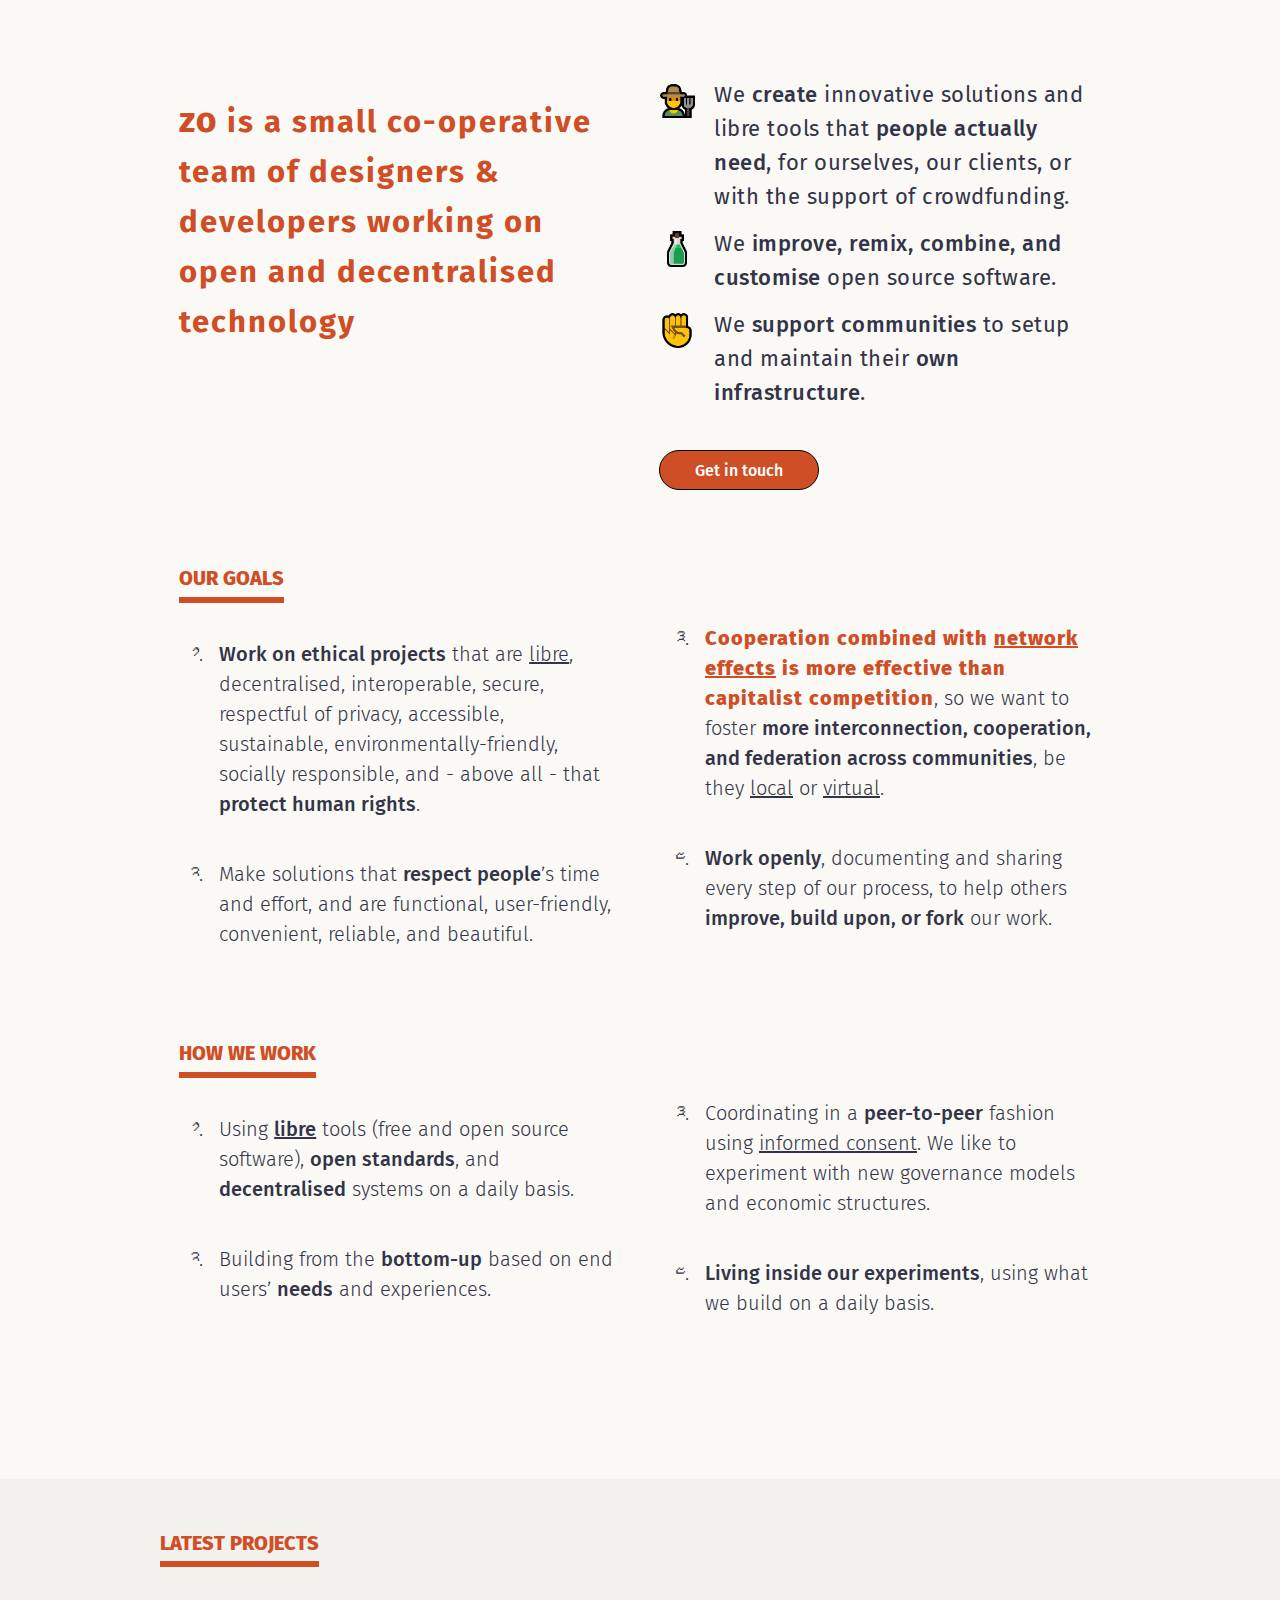
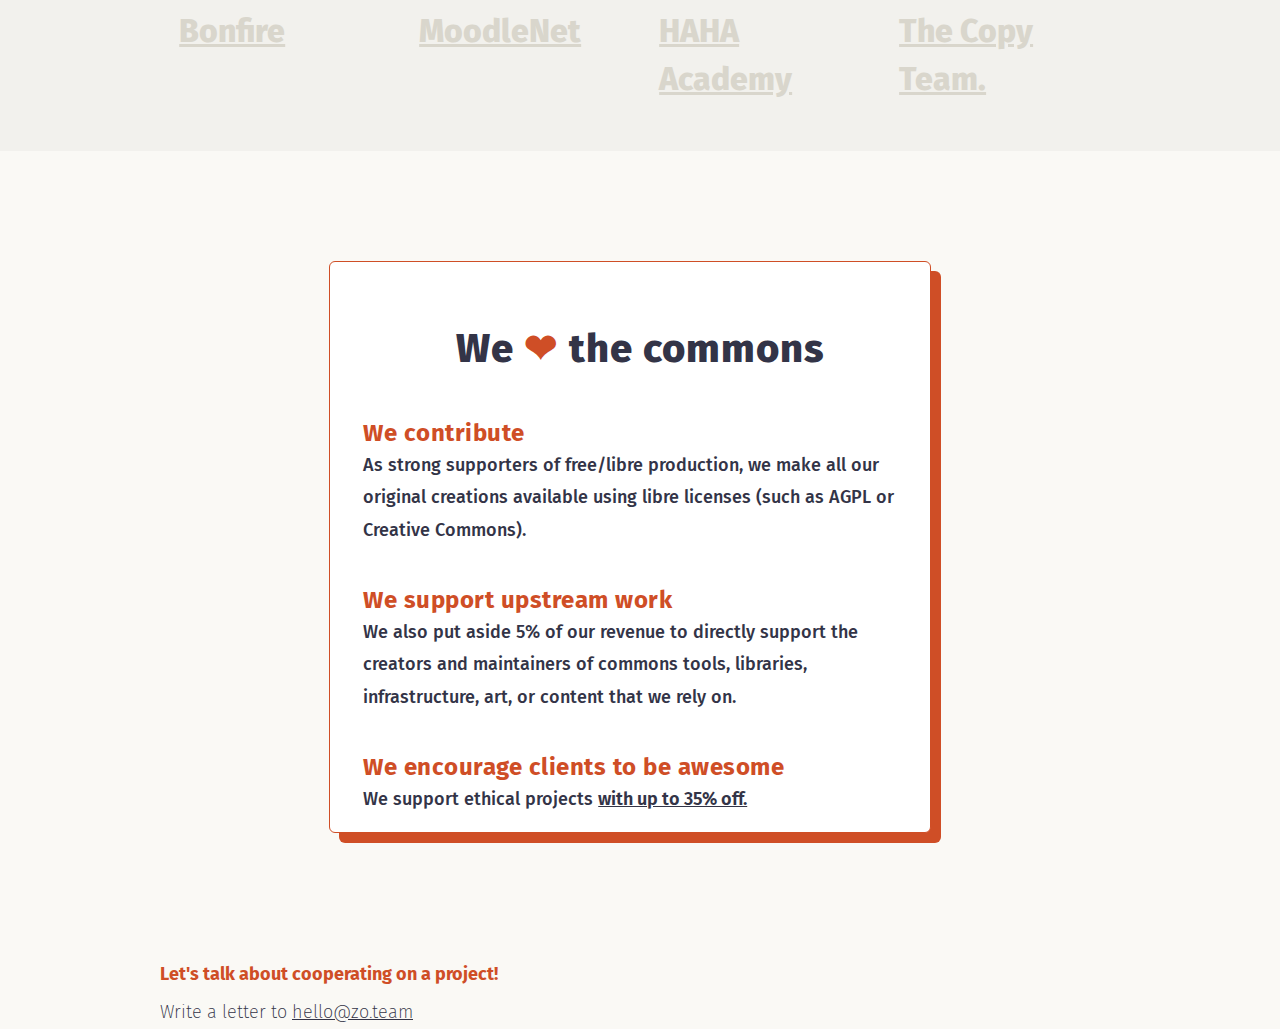
<file: index.html>
<!doctype html> <head> <meta charset=utf-8> <meta content="width=device-width,initial-scale=1" name=viewport> <meta content=#333333 name=theme-color> <base href=/ > <link href=global.css rel=stylesheet> <link href=simple-grid.min.css rel=stylesheet> <link href=manifest.json rel=manifest> <link href=favicon.png rel=icon type=image/png> <link href="https://fonts.googleapis.com/css?family=Fira+Sans:400,500,700,900&display=swap" rel=stylesheet> <link href=client/main.4041294692.css rel=stylesheet><link href=client/footer.0f80a47a.css rel=stylesheet> <noscript id=sapper-head-start></noscript><title>ZO</title><noscript id=sapper-head-end></noscript> </head> <body> <div id=sapper> <main class=svelte-92lrbf> <div class=container> <div class="svelte-sipisl hero row"> <div class=col-6> <h1 class=svelte-sipisl><strong class=svelte-sipisl>zo</strong> is a small co-operative team of designers & developers working on open and decentralised technology</h1> </div> <div class=col-6> <ul class=svelte-sipisl> <li class=svelte-sipisl> <h2 class=svelte-sipisl>We <strong class=svelte-sipisl>create</strong> innovative solutions and libre tools that <strong class=svelte-sipisl>people actually need</strong>, for ourselves, our clients, or with the support of crowdfunding. </h2> </li> <li class=svelte-sipisl> <h2 class=svelte-sipisl>We <strong class=svelte-sipisl>improve, remix, combine, and customise</strong> open source software.</h2> </li> <li class=svelte-sipisl> <h2 class=svelte-sipisl>We <strong class=svelte-sipisl>support communities</strong> to setup and maintain their <strong class=svelte-sipisl>own infrastructure</strong>.</h2> </li> </ul> <a href=#footer class=svelte-sipisl>Get in touch</a> </div> </div> <div class="svelte-zdxgx7 about row"> <div class=col-12> <h4 class=svelte-zdxgx7>Our goals</h4> <div class="svelte-zdxgx7 about_text goals"> <ul class=svelte-zdxgx7> <li class=svelte-zdxgx7><strong class=svelte-zdxgx7>Work on ethical projects</strong> that are <a href=https://en.wikipedia.org/wiki/Free_software target=_blank rel=noopener>libre</a>, decentralised, interoperable, secure, respectful of privacy, accessible, sustainable, environmentally-friendly, socially responsible, and - above all - that <strong class=svelte-zdxgx7>protect human rights</strong>. <li class=svelte-zdxgx7>Make solutions that <strong class=svelte-zdxgx7>respect people</strong>’s time and effort, and are functional, user-friendly, convenient, reliable, and beautiful. <li class=svelte-zdxgx7><span class=svelte-zdxgx7>Cooperation combined with <a href=https://en.wikipedia.org/wiki/Network_effect target=_blank rel=noopener>network effects</a> is more effective than capitalist competition</span>, so we want to foster <strong class=svelte-zdxgx7>more interconnection, cooperation, and federation across communities</strong>, be they <a href=https://en.wikipedia.org/wiki/Communalism target=_blank rel=noopener>local</a> or <a href=https://activitypub.rocks/ target=_blank rel=noopener>virtual</a>. <li class=svelte-zdxgx7><strong class=svelte-zdxgx7>Work openly</strong>, documenting and sharing every step of our process, to help others <strong class=svelte-zdxgx7>improve, build upon, or fork</strong> our work. </ul> </div> <h4 class=svelte-zdxgx7>How we work</h4> <div class="svelte-zdxgx7 about_text how"> <ul class=svelte-zdxgx7> <li class=svelte-zdxgx7>Using <strong class=svelte-zdxgx7><a href=https://en.wikipedia.org/wiki/Free_software target=_blank rel=noopener>libre</a></strong> tools (free and open source software), <strong class=svelte-zdxgx7>open standards</strong>, and <strong class=svelte-zdxgx7>decentralised</strong> systems on a daily basis. <li class=svelte-zdxgx7>Building from the <strong class=svelte-zdxgx7>bottom-up</strong> based on end users’ <strong class=svelte-zdxgx7>needs</strong> and experiences. <li class=svelte-zdxgx7>Coordinating in a <strong class=svelte-zdxgx7>peer-to-peer</strong> fashion using <a href=https://en.wikipedia.org/wiki/Sociocracy#Consent_governs_policy_decision_making_(principle_1) target=_blank rel=noopener>informed consent</a>. We like to experiment with new governance models and economic structures. <li class=svelte-zdxgx7><strong class=svelte-zdxgx7>Living inside our experiments</strong>, using what we build on a daily basis. </ul> </div> </div> </div> </div> <div class="svelte-1s9mdju showcase"> <div class=container> <div class="row collapsed"> <h4 class=svelte-1s9mdju>Latest projects</h4> <div class=row> <div class="col-3 col-6-sm"><a href=https://bonfire.cafe/ target=blank class=svelte-1s9mdju>Bonfire</a></div> <div class="col-3 col-6-sm"><a href=https://moodle.net/ target=blank class=svelte-1s9mdju>MoodleNet</a></div> <div class="col-3 col-6-sm"><a href=https://haha.academy/ target=blank class=svelte-1s9mdju>HAHA Academy</a></div> <div class="col-3 col-6-sm"><a href=https://thecopy.team/ target=blank class=svelte-1s9mdju>The Copy Team.</a></div> </div> </div> </div> </div> <div class=container> <div class="svelte-1kuvfi2 love row"> <div class="svelte-1kuvfi2 centered col-8"> <div class="svelte-1kuvfi2 board"> <h2 class=svelte-1kuvfi2>We <strong class=svelte-1kuvfi2>️️❤</strong> the commons</h2> <div class="svelte-1kuvfi2 contribute"> <h3 class=svelte-1kuvfi2>We contribute</h3> <p class=svelte-1kuvfi2>As strong supporters of free/libre production, we make all our original creations available using libre licenses (such as AGPL or Creative Commons).</p> <h3 class=svelte-1kuvfi2>We support upstream work</h3> <p class=svelte-1kuvfi2>We also put aside 5% of our revenue to directly support the creators and maintainers of commons tools, libraries, infrastructure, art, or content that we rely on.</p> <h3 class=svelte-1kuvfi2>We encourage clients to be awesome</h3> <p class=svelte-1kuvfi2 style=margin-bottom:4px>We support ethical projects <u class=svelte-1kuvfi2>with up to 35% off.</u></p> </div> </div> </div> </div> <div class="svelte-14q6k76 footer" id=footer> <div class=row> <h3 class=svelte-14q6k76>Let's talk about cooperating on a project!</h3> <p class=svelte-14q6k76>Write a letter to <a href=mailto:hello@zo.team>hello@zo.team</a></p> </div> </div> </div> </main></div> <script>__SAPPER__={baseUrl:"",preloaded:[void 0,{}]};if('serviceWorker' in navigator)navigator.serviceWorker.register('/service-worker.js');(function(){try{eval("async function x(){}");var main="/client/client.4654b175.js"}catch(e){main="/client/legacy/client.56e8ea18.js"};var s=document.createElement("script");try{new Function("if(0)import('')")();s.src=main;s.type="module";s.crossOrigin="use-credentials";}catch(e){s.src="/client/shimport@1.0.1.js";s.setAttribute("data-main",main);}document.head.appendChild(s);}());</script>
</file>
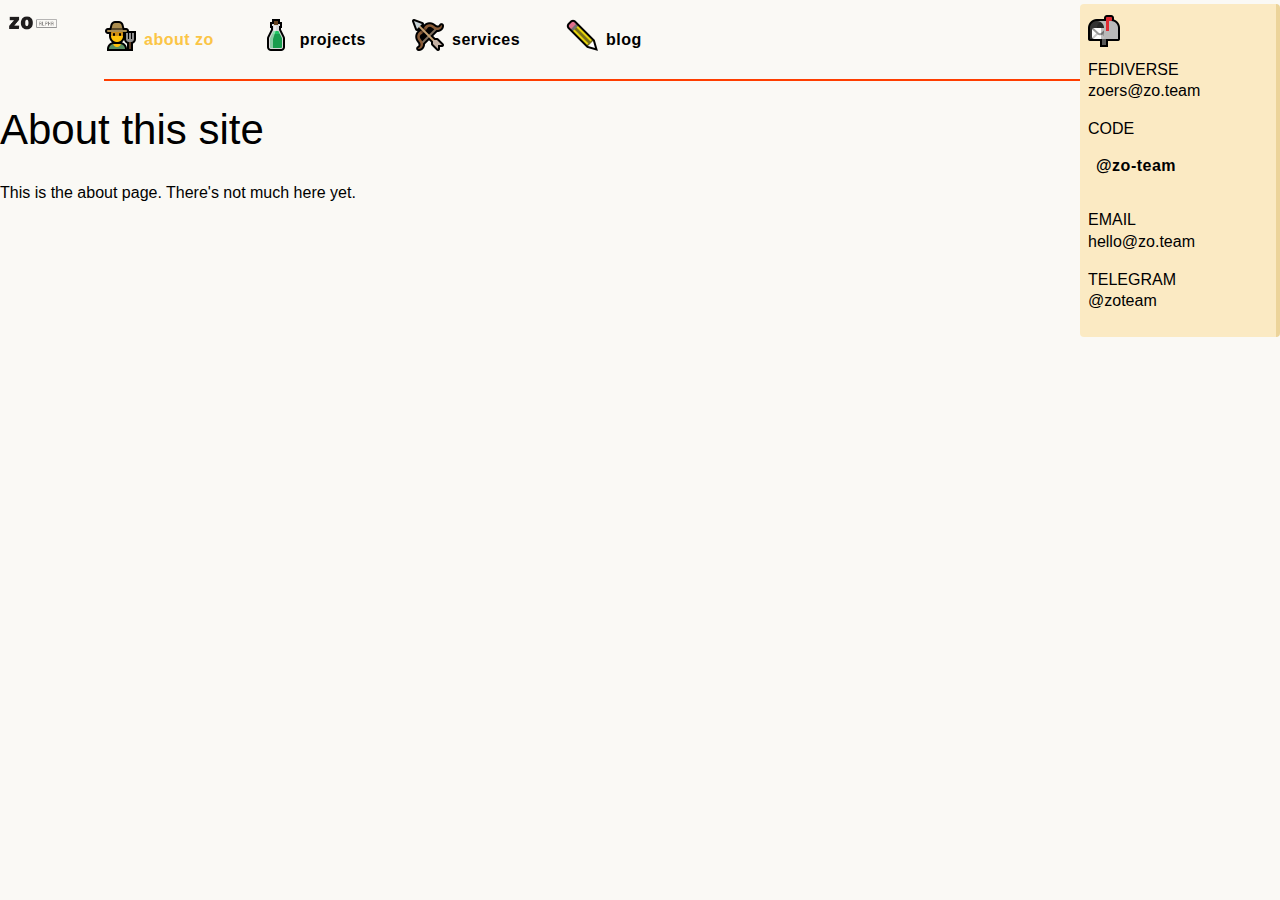
<file: about/index.html>
<!doctype html> <head> <meta charset=utf-8> <meta content="width=device-width,initial-scale=1" name=viewport> <meta content=#333333 name=theme-color> <base href=/ > <link href=global.css rel=stylesheet> <link href=manifest.json rel=manifest> <link href=favicon.png rel=icon type=image/png> <link href="https://fonts.googleapis.com/css?family=Boogaloo&display=swap" rel=stylesheet> <link href="https://fonts.googleapis.com/css?family=Fira+Sans:400,500,700,900&display=swap" rel=stylesheet> <link href=client/main.1859973810.css rel=stylesheet> <noscript id=sapper-head-start></noscript><title>About</title><noscript id=sapper-head-end></noscript> </head> <body> <div id=sapper> <nav class=svelte-1loqx05> <ul class=svelte-1loqx05> <li class=svelte-1loqx05><a class="svelte-1loqx05 logo" href=.><img alt="zo logo" class=svelte-1loqx05 src=logo.png></a></li> <li class=svelte-1loqx05> <a class="svelte-1loqx05 selected" href=about> <span class="svelte-1loqx05 icon"><img alt=about class=svelte-1loqx05 src=farmer.png></span>about zo</a> </li> <li class=svelte-1loqx05> <a class=svelte-1loqx05 href=projects> <span class="svelte-1loqx05 icon"><img alt=projects class=svelte-1loqx05 src=potion.png></span>projects</a> </li> <li class=svelte-1loqx05> <a class=svelte-1loqx05 href=services> <span class="svelte-1loqx05 icon"><img alt=services class=svelte-1loqx05 src=arrow.png></span>services</a> </li> <li class=svelte-1loqx05> <a class=svelte-1loqx05 href=blog rel=prefetch> <span class="svelte-1loqx05 icon"><img alt=blog class=svelte-1loqx05 src=pencil.png></span>blog</a> </li> </ul> <div class="svelte-1loqx05 contacts"> <span class="svelte-1loqx05 icon"><img alt=contacts class=svelte-1loqx05 src=mailbox.png></span> <ul class=svelte-1loqx05> <li class=svelte-1loqx05><h5 class=svelte-1loqx05>Fediverse</h5> <b>zoers@zo.team</b></li> <li class=svelte-1loqx05> <h5 class=svelte-1loqx05>code</h5> <b><a class=svelte-1loqx05 href=https://gitlab.com/zo-team>@zo-team</a></b> </li> <li class=svelte-1loqx05><h5 class=svelte-1loqx05>email</h5> <b>hello@zo.team</b></li> <li class=svelte-1loqx05><h5 class=svelte-1loqx05>telegram</h5> <b>@zoteam</b></li> </ul> </div> </nav> <main class=svelte-92lrbf> <h1>About this site</h1> <p>This is the about page. There's not much here yet.</p> </main></div> <script>__SAPPER__={baseUrl:"",preloaded:[void 0,{}]};if('serviceWorker' in navigator)navigator.serviceWorker.register('/service-worker.js');(function(){try{eval("async function x(){}");var main="/client/client.d5004e6f.js"}catch(e){main="/client/legacy/client.b294ee04.js"};var s=document.createElement("script");try{new Function("if(0)import('')")();s.src=main;s.type="module";s.crossOrigin="use-credentials";}catch(e){s.src="/client/shimport@1.0.1.js";s.setAttribute("data-main",main);}document.head.appendChild(s);}());</script>
</file>
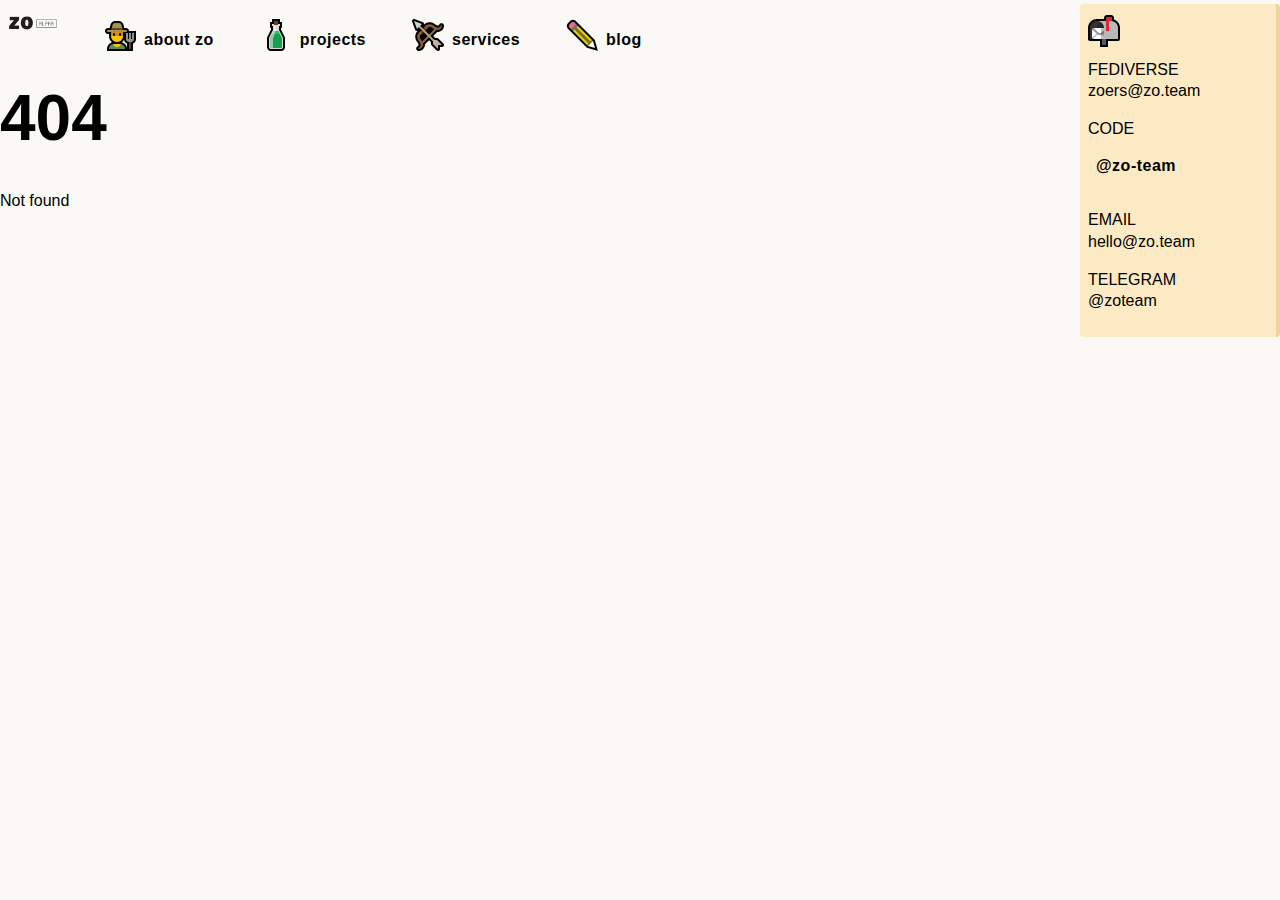
<file: projects/index.html>
<!doctype html> <head> <meta charset=utf-8> <meta content="width=device-width,initial-scale=1" name=viewport> <meta content=#333333 name=theme-color> <base href=/ > <link href=global.css rel=stylesheet> <link href=manifest.json rel=manifest> <link href=favicon.png rel=icon type=image/png> <link href="https://fonts.googleapis.com/css?family=Boogaloo&display=swap" rel=stylesheet> <link href="https://fonts.googleapis.com/css?family=Fira+Sans:400,500,700,900&display=swap" rel=stylesheet> <link href=client/main.1859973810.css rel=stylesheet> <noscript id=sapper-head-start></noscript><title>404</title><noscript id=sapper-head-end></noscript> </head> <body> <div id=sapper> <nav class=svelte-1loqx05> <ul class=svelte-1loqx05> <li class=svelte-1loqx05><a class="svelte-1loqx05 logo" href=.><img alt="zo logo" class=svelte-1loqx05 src=logo.png></a></li> <li class=svelte-1loqx05> <a class=svelte-1loqx05 href=about> <span class="svelte-1loqx05 icon"><img alt=about class=svelte-1loqx05 src=farmer.png></span>about zo</a> </li> <li class=svelte-1loqx05> <a class="svelte-1loqx05 selected" href=projects> <span class="svelte-1loqx05 icon"><img alt=projects class=svelte-1loqx05 src=potion.png></span>projects</a> </li> <li class=svelte-1loqx05> <a class=svelte-1loqx05 href=services> <span class="svelte-1loqx05 icon"><img alt=services class=svelte-1loqx05 src=arrow.png></span>services</a> </li> <li class=svelte-1loqx05> <a class=svelte-1loqx05 href=blog rel=prefetch> <span class="svelte-1loqx05 icon"><img alt=blog class=svelte-1loqx05 src=pencil.png></span>blog</a> </li> </ul> <div class="svelte-1loqx05 contacts"> <span class="svelte-1loqx05 icon"><img alt=contacts class=svelte-1loqx05 src=mailbox.png></span> <ul class=svelte-1loqx05> <li class=svelte-1loqx05><h5 class=svelte-1loqx05>Fediverse</h5> <b>zoers@zo.team</b></li> <li class=svelte-1loqx05> <h5 class=svelte-1loqx05>code</h5> <b><a class=svelte-1loqx05 href=https://gitlab.com/zo-team>@zo-team</a></b> </li> <li class=svelte-1loqx05><h5 class=svelte-1loqx05>email</h5> <b>hello@zo.team</b></li> <li class=svelte-1loqx05><h5 class=svelte-1loqx05>telegram</h5> <b>@zoteam</b></li> </ul> </div> </nav> <main class=svelte-92lrbf> <h1 class=svelte-8od9u6>404</h1> <p class=svelte-8od9u6>Not found</p> </main></div> <script>__SAPPER__={error:{message:"Not found"},status:404,baseUrl:"",preloaded:[void 0,{}]};if('serviceWorker' in navigator)navigator.serviceWorker.register('/service-worker.js');(function(){try{eval("async function x(){}");var main="/client/client.d5004e6f.js"}catch(e){main="/client/legacy/client.b294ee04.js"};var s=document.createElement("script");try{new Function("if(0)import('')")();s.src=main;s.type="module";s.crossOrigin="use-credentials";}catch(e){s.src="/client/shimport@1.0.1.js";s.setAttribute("data-main",main);}document.head.appendChild(s);}());</script>
</file>
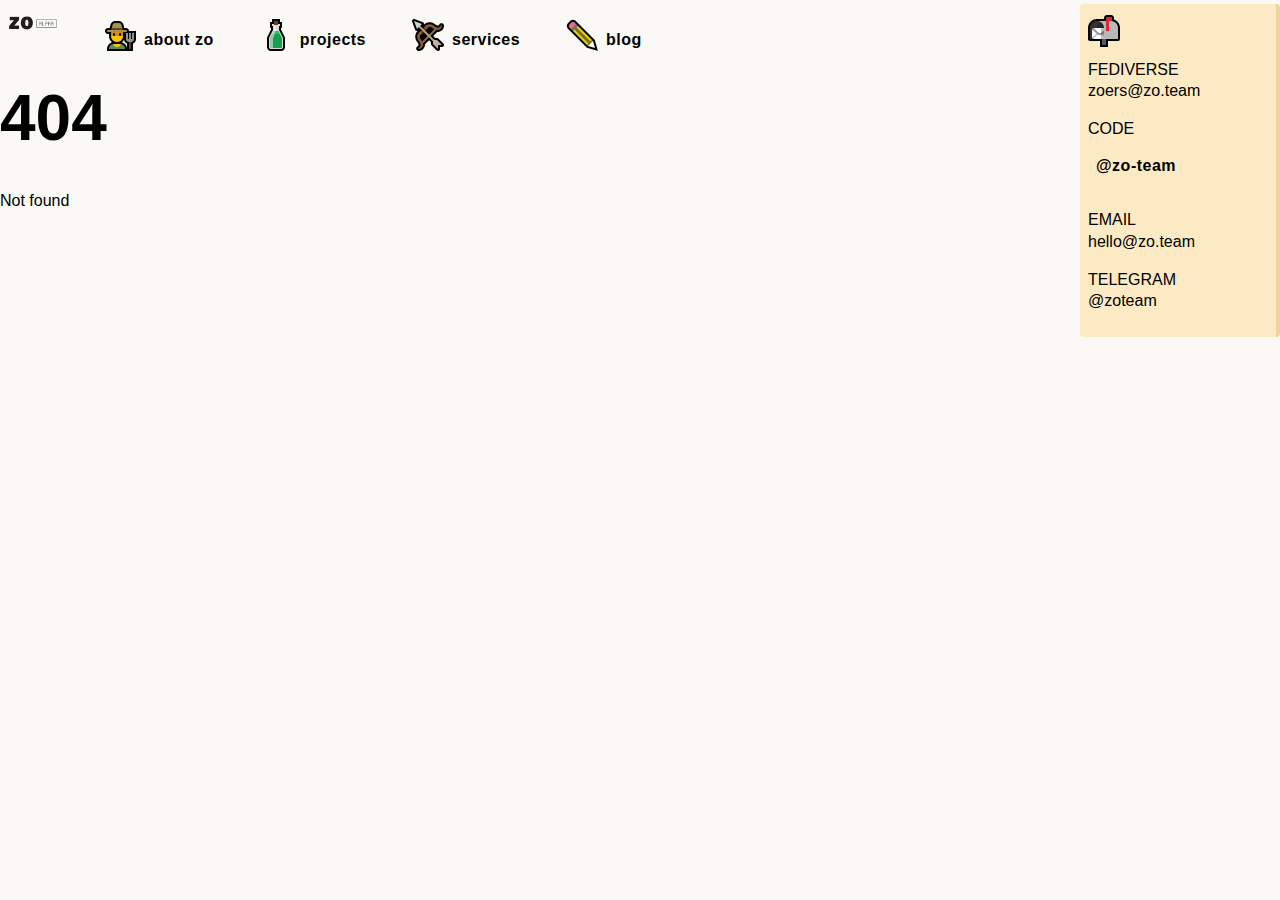
<file: services/index.html>
<!doctype html> <head> <meta charset=utf-8> <meta content="width=device-width,initial-scale=1" name=viewport> <meta content=#333333 name=theme-color> <base href=/ > <link href=global.css rel=stylesheet> <link href=manifest.json rel=manifest> <link href=favicon.png rel=icon type=image/png> <link href="https://fonts.googleapis.com/css?family=Boogaloo&display=swap" rel=stylesheet> <link href="https://fonts.googleapis.com/css?family=Fira+Sans:400,500,700,900&display=swap" rel=stylesheet> <link href=client/main.1859973810.css rel=stylesheet> <noscript id=sapper-head-start></noscript><title>404</title><noscript id=sapper-head-end></noscript> </head> <body> <div id=sapper> <nav class=svelte-1loqx05> <ul class=svelte-1loqx05> <li class=svelte-1loqx05><a class="svelte-1loqx05 logo" href=.><img alt="zo logo" class=svelte-1loqx05 src=logo.png></a></li> <li class=svelte-1loqx05> <a class=svelte-1loqx05 href=about> <span class="svelte-1loqx05 icon"><img alt=about class=svelte-1loqx05 src=farmer.png></span>about zo</a> </li> <li class=svelte-1loqx05> <a class=svelte-1loqx05 href=projects> <span class="svelte-1loqx05 icon"><img alt=projects class=svelte-1loqx05 src=potion.png></span>projects</a> </li> <li class=svelte-1loqx05> <a class="svelte-1loqx05 selected" href=services> <span class="svelte-1loqx05 icon"><img alt=services class=svelte-1loqx05 src=arrow.png></span>services</a> </li> <li class=svelte-1loqx05> <a class=svelte-1loqx05 href=blog rel=prefetch> <span class="svelte-1loqx05 icon"><img alt=blog class=svelte-1loqx05 src=pencil.png></span>blog</a> </li> </ul> <div class="svelte-1loqx05 contacts"> <span class="svelte-1loqx05 icon"><img alt=contacts class=svelte-1loqx05 src=mailbox.png></span> <ul class=svelte-1loqx05> <li class=svelte-1loqx05><h5 class=svelte-1loqx05>Fediverse</h5> <b>zoers@zo.team</b></li> <li class=svelte-1loqx05> <h5 class=svelte-1loqx05>code</h5> <b><a class=svelte-1loqx05 href=https://gitlab.com/zo-team>@zo-team</a></b> </li> <li class=svelte-1loqx05><h5 class=svelte-1loqx05>email</h5> <b>hello@zo.team</b></li> <li class=svelte-1loqx05><h5 class=svelte-1loqx05>telegram</h5> <b>@zoteam</b></li> </ul> </div> </nav> <main class=svelte-92lrbf> <h1 class=svelte-8od9u6>404</h1> <p class=svelte-8od9u6>Not found</p> </main></div> <script>__SAPPER__={error:{message:"Not found"},status:404,baseUrl:"",preloaded:[void 0,{}]};if('serviceWorker' in navigator)navigator.serviceWorker.register('/service-worker.js');(function(){try{eval("async function x(){}");var main="/client/client.d5004e6f.js"}catch(e){main="/client/legacy/client.b294ee04.js"};var s=document.createElement("script");try{new Function("if(0)import('')")();s.src=main;s.type="module";s.crossOrigin="use-credentials";}catch(e){s.src="/client/shimport@1.0.1.js";s.setAttribute("data-main",main);}document.head.appendChild(s);}());</script>
</file>
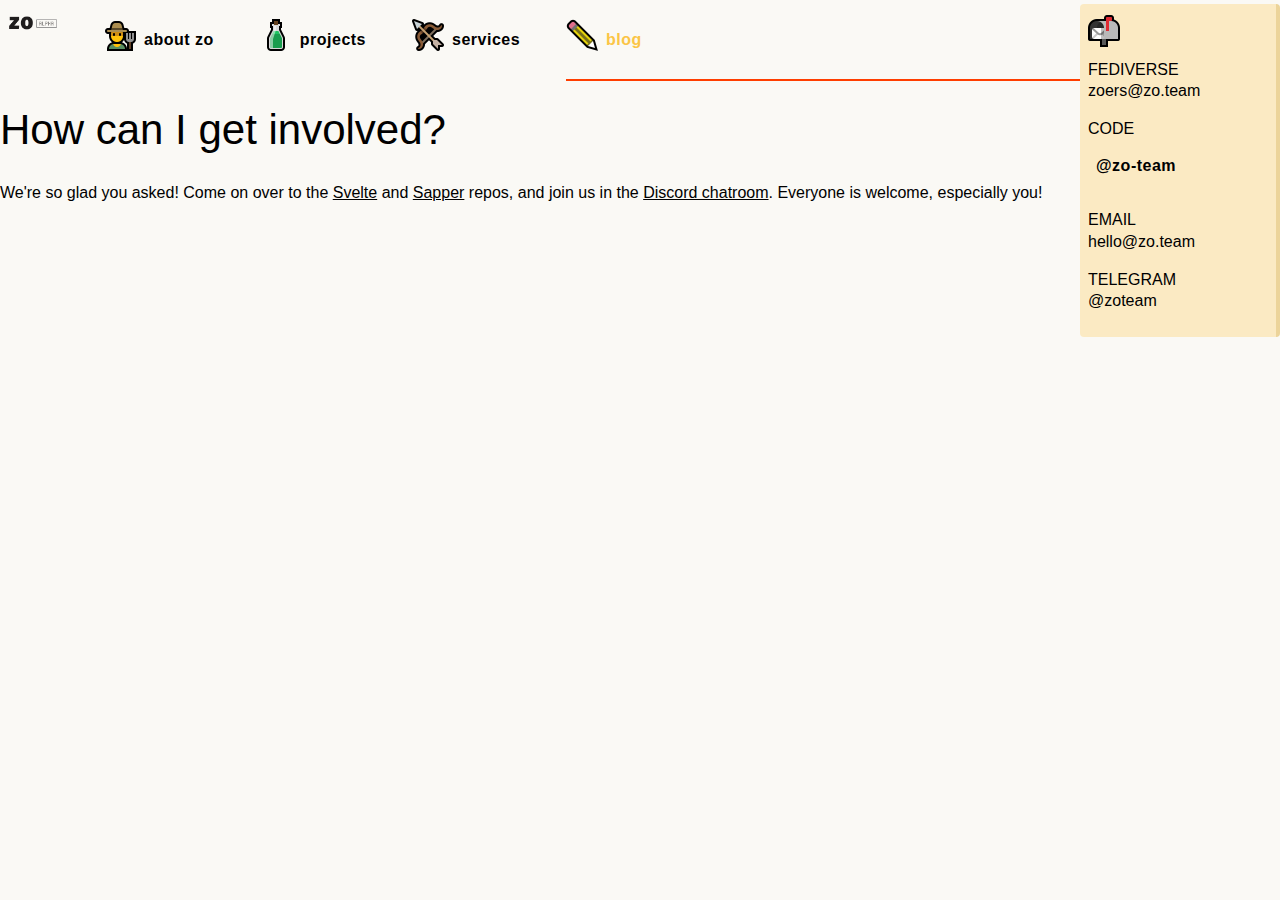
<file: blog/how-can-i-get-involved/index.html>
<!doctype html> <head> <meta charset=utf-8> <meta content="width=device-width,initial-scale=1" name=viewport> <meta content=#333333 name=theme-color> <base href=/ > <link href=global.css rel=stylesheet> <link href=manifest.json rel=manifest> <link href=favicon.png rel=icon type=image/png> <link href="https://fonts.googleapis.com/css?family=Boogaloo&display=swap" rel=stylesheet> <link href="https://fonts.googleapis.com/css?family=Fira+Sans:400,500,700,900&display=swap" rel=stylesheet> <link href=client/main.1859973810.css rel=stylesheet><link href=client/[slug].91de097d.css rel=stylesheet> <noscript id=sapper-head-start></noscript><title>How can I get involved?</title><noscript id=sapper-head-end></noscript> </head> <body> <div id=sapper> <nav class=svelte-1loqx05> <ul class=svelte-1loqx05> <li class=svelte-1loqx05><a href=. class="svelte-1loqx05 logo"><img alt="zo logo" class=svelte-1loqx05 src=logo.png></a></li> <li class=svelte-1loqx05> <a href=about class=svelte-1loqx05> <span class="svelte-1loqx05 icon"><img alt=about class=svelte-1loqx05 src=farmer.png></span>about zo</a> </li> <li class=svelte-1loqx05> <a href=projects class=svelte-1loqx05> <span class="svelte-1loqx05 icon"><img alt=projects class=svelte-1loqx05 src=potion.png></span>projects</a> </li> <li class=svelte-1loqx05> <a href=services class=svelte-1loqx05> <span class="svelte-1loqx05 icon"><img alt=services class=svelte-1loqx05 src=arrow.png></span>services</a> </li> <li class=svelte-1loqx05> <a href=blog class="svelte-1loqx05 selected" rel=prefetch> <span class="svelte-1loqx05 icon"><img alt=blog class=svelte-1loqx05 src=pencil.png></span>blog</a> </li> </ul> <div class="svelte-1loqx05 contacts"> <span class="svelte-1loqx05 icon"><img alt=contacts class=svelte-1loqx05 src=mailbox.png></span> <ul class=svelte-1loqx05> <li class=svelte-1loqx05><h5 class=svelte-1loqx05>Fediverse</h5> <b>zoers@zo.team</b></li> <li class=svelte-1loqx05> <h5 class=svelte-1loqx05>code</h5> <b><a href=https://gitlab.com/zo-team class=svelte-1loqx05>@zo-team</a></b> </li> <li class=svelte-1loqx05><h5 class=svelte-1loqx05>email</h5> <b>hello@zo.team</b></li> <li class=svelte-1loqx05><h5 class=svelte-1loqx05>telegram</h5> <b>@zoteam</b></li> </ul> </div> </nav> <main class=svelte-92lrbf> <h1>How can I get involved?</h1> <div class="content svelte-gnxal1"> <p>We're so glad you asked! Come on over to the <a href=https://github.com/sveltejs/svelte>Svelte</a> and <a href=https://github.com/sveltejs/sapper>Sapper</a> repos, and join us in the <a href=https://svelte.dev/chat>Discord chatroom</a>. Everyone is welcome, especially you!</p> </div> </main></div> <script>__SAPPER__={baseUrl:"",preloaded:[void 0,null,{post:{title:"How can I get involved?",slug:"how-can-i-get-involved",html:"\n\u003Cp\u003EWe're so glad you asked! Come on over to the \u003Ca href='https:\u002F\u002Fgithub.com\u002Fsveltejs\u002Fsvelte'\u003ESvelte\u003C\u002Fa\u003E and \u003Ca href='https:\u002F\u002Fgithub.com\u002Fsveltejs\u002Fsapper'\u003ESapper\u003C\u002Fa\u003E repos, and join us in the \u003Ca href='https:\u002F\u002Fsvelte.dev\u002Fchat'\u003EDiscord chatroom\u003C\u002Fa\u003E. Everyone is welcome, especially you!\u003C\u002Fp\u003E\n\t\t"}}]};if('serviceWorker' in navigator)navigator.serviceWorker.register('/service-worker.js');(function(){try{eval("async function x(){}");var main="/client/client.d5004e6f.js"}catch(e){main="/client/legacy/client.b294ee04.js"};var s=document.createElement("script");try{new Function("if(0)import('')")();s.src=main;s.type="module";s.crossOrigin="use-credentials";}catch(e){s.src="/client/shimport@1.0.1.js";s.setAttribute("data-main",main);}document.head.appendChild(s);}());</script>
</file>
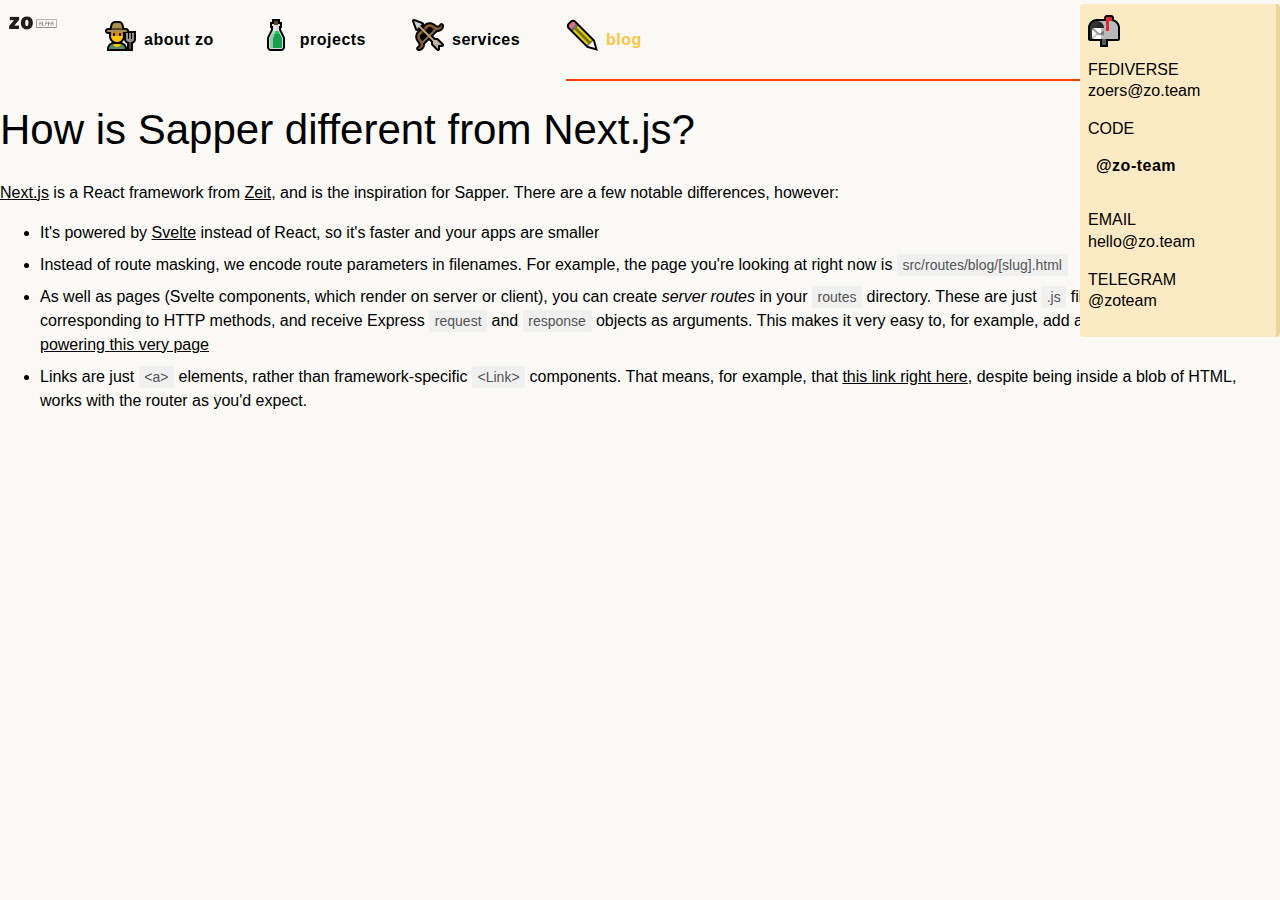
<file: blog/how-is-sapper-different-from-next/index.html>
<!doctype html> <head> <meta charset=utf-8> <meta content="width=device-width,initial-scale=1" name=viewport> <meta content=#333333 name=theme-color> <base href=/ > <link href=global.css rel=stylesheet> <link href=manifest.json rel=manifest> <link href=favicon.png rel=icon type=image/png> <link href="https://fonts.googleapis.com/css?family=Boogaloo&display=swap" rel=stylesheet> <link href="https://fonts.googleapis.com/css?family=Fira+Sans:400,500,700,900&display=swap" rel=stylesheet> <link href=client/main.1859973810.css rel=stylesheet><link href=client/[slug].91de097d.css rel=stylesheet> <noscript id=sapper-head-start></noscript><title>How is Sapper different from Next.js?</title><noscript id=sapper-head-end></noscript> </head> <body> <div id=sapper> <nav class=svelte-1loqx05> <ul class=svelte-1loqx05> <li class=svelte-1loqx05><a href=. class="svelte-1loqx05 logo"><img alt="zo logo" class=svelte-1loqx05 src=logo.png></a></li> <li class=svelte-1loqx05> <a href=about class=svelte-1loqx05> <span class="svelte-1loqx05 icon"><img alt=about class=svelte-1loqx05 src=farmer.png></span>about zo</a> </li> <li class=svelte-1loqx05> <a href=projects class=svelte-1loqx05> <span class="svelte-1loqx05 icon"><img alt=projects class=svelte-1loqx05 src=potion.png></span>projects</a> </li> <li class=svelte-1loqx05> <a href=services class=svelte-1loqx05> <span class="svelte-1loqx05 icon"><img alt=services class=svelte-1loqx05 src=arrow.png></span>services</a> </li> <li class=svelte-1loqx05> <a href=blog class="svelte-1loqx05 selected" rel=prefetch> <span class="svelte-1loqx05 icon"><img alt=blog class=svelte-1loqx05 src=pencil.png></span>blog</a> </li> </ul> <div class="svelte-1loqx05 contacts"> <span class="svelte-1loqx05 icon"><img alt=contacts class=svelte-1loqx05 src=mailbox.png></span> <ul class=svelte-1loqx05> <li class=svelte-1loqx05><h5 class=svelte-1loqx05>Fediverse</h5> <b>zoers@zo.team</b></li> <li class=svelte-1loqx05> <h5 class=svelte-1loqx05>code</h5> <b><a href=https://gitlab.com/zo-team class=svelte-1loqx05>@zo-team</a></b> </li> <li class=svelte-1loqx05><h5 class=svelte-1loqx05>email</h5> <b>hello@zo.team</b></li> <li class=svelte-1loqx05><h5 class=svelte-1loqx05>telegram</h5> <b>@zoteam</b></li> </ul> </div> </nav> <main class=svelte-92lrbf> <h1>How is Sapper different from Next.js?</h1> <div class="content svelte-gnxal1"> <p><a href=https://github.com/zeit/next.js>Next.js</a> is a React framework from <a href=https://zeit.co>Zeit</a>, and is the inspiration for Sapper. There are a few notable differences, however:</p> <ul> <li>It's powered by <a href=https://svelte.dev>Svelte</a> instead of React, so it's faster and your apps are smaller</li> <li>Instead of route masking, we encode route parameters in filenames. For example, the page you're looking at right now is <code>src/routes/blog/[slug].html</code></li> <li>As well as pages (Svelte components, which render on server or client), you can create <em>server routes</em> in your <code>routes</code> directory. These are just <code>.js</code> files that export functions corresponding to HTTP methods, and receive Express <code>request</code> and <code>response</code> objects as arguments. This makes it very easy to, for example, add a JSON API such as the one <a href=blog/how-is-sapper-different-from-next.json>powering this very page</a></li> <li>Links are just <code>&lt;a></code> elements, rather than framework-specific <code>&lt;Link></code> components. That means, for example, that <a href=blog/how-can-i-get-involved>this link right here</a>, despite being inside a blob of HTML, works with the router as you'd expect.</li> </ul> </div> </main></div> <script>__SAPPER__={baseUrl:"",preloaded:[void 0,null,{post:{title:"How is Sapper different from Next.js?",slug:"how-is-sapper-different-from-next",html:"\n\u003Cp\u003E\u003Ca href='https:\u002F\u002Fgithub.com\u002Fzeit\u002Fnext.js'\u003ENext.js\u003C\u002Fa\u003E is a React framework from \u003Ca href='https:\u002F\u002Fzeit.co'\u003EZeit\u003C\u002Fa\u003E, and is the inspiration for Sapper. There are a few notable differences, however:\u003C\u002Fp\u003E\n\n\u003Cul\u003E\n\t\u003Cli\u003EIt's powered by \u003Ca href='https:\u002F\u002Fsvelte.dev'\u003ESvelte\u003C\u002Fa\u003E instead of React, so it's faster and your apps are smaller\u003C\u002Fli\u003E\n\t\u003Cli\u003EInstead of route masking, we encode route parameters in filenames. For example, the page you're looking at right now is \u003Ccode\u003Esrc\u002Froutes\u002Fblog\u002F[slug].html\u003C\u002Fcode\u003E\u003C\u002Fli\u003E\n\t\u003Cli\u003EAs well as pages (Svelte components, which render on server or client), you can create \u003Cem\u003Eserver routes\u003C\u002Fem\u003E in your \u003Ccode\u003Eroutes\u003C\u002Fcode\u003E directory. These are just \u003Ccode\u003E.js\u003C\u002Fcode\u003E files that export functions corresponding to HTTP methods, and receive Express \u003Ccode\u003Erequest\u003C\u002Fcode\u003E and \u003Ccode\u003Eresponse\u003C\u002Fcode\u003E objects as arguments. This makes it very easy to, for example, add a JSON API such as the one \u003Ca href='blog\u002Fhow-is-sapper-different-from-next.json'\u003Epowering this very page\u003C\u002Fa\u003E\u003C\u002Fli\u003E\n\t\u003Cli\u003ELinks are just \u003Ccode\u003E&lt;a&gt;\u003C\u002Fcode\u003E elements, rather than framework-specific \u003Ccode\u003E&lt;Link&gt;\u003C\u002Fcode\u003E components. That means, for example, that \u003Ca href='blog\u002Fhow-can-i-get-involved'\u003Ethis link right here\u003C\u002Fa\u003E, despite being inside a blob of HTML, works with the router as you'd expect.\u003C\u002Fli\u003E\n\u003C\u002Ful\u003E\n\t\t"}}]};if('serviceWorker' in navigator)navigator.serviceWorker.register('/service-worker.js');(function(){try{eval("async function x(){}");var main="/client/client.d5004e6f.js"}catch(e){main="/client/legacy/client.b294ee04.js"};var s=document.createElement("script");try{new Function("if(0)import('')")();s.src=main;s.type="module";s.crossOrigin="use-credentials";}catch(e){s.src="/client/shimport@1.0.1.js";s.setAttribute("data-main",main);}document.head.appendChild(s);}());</script>
</file>
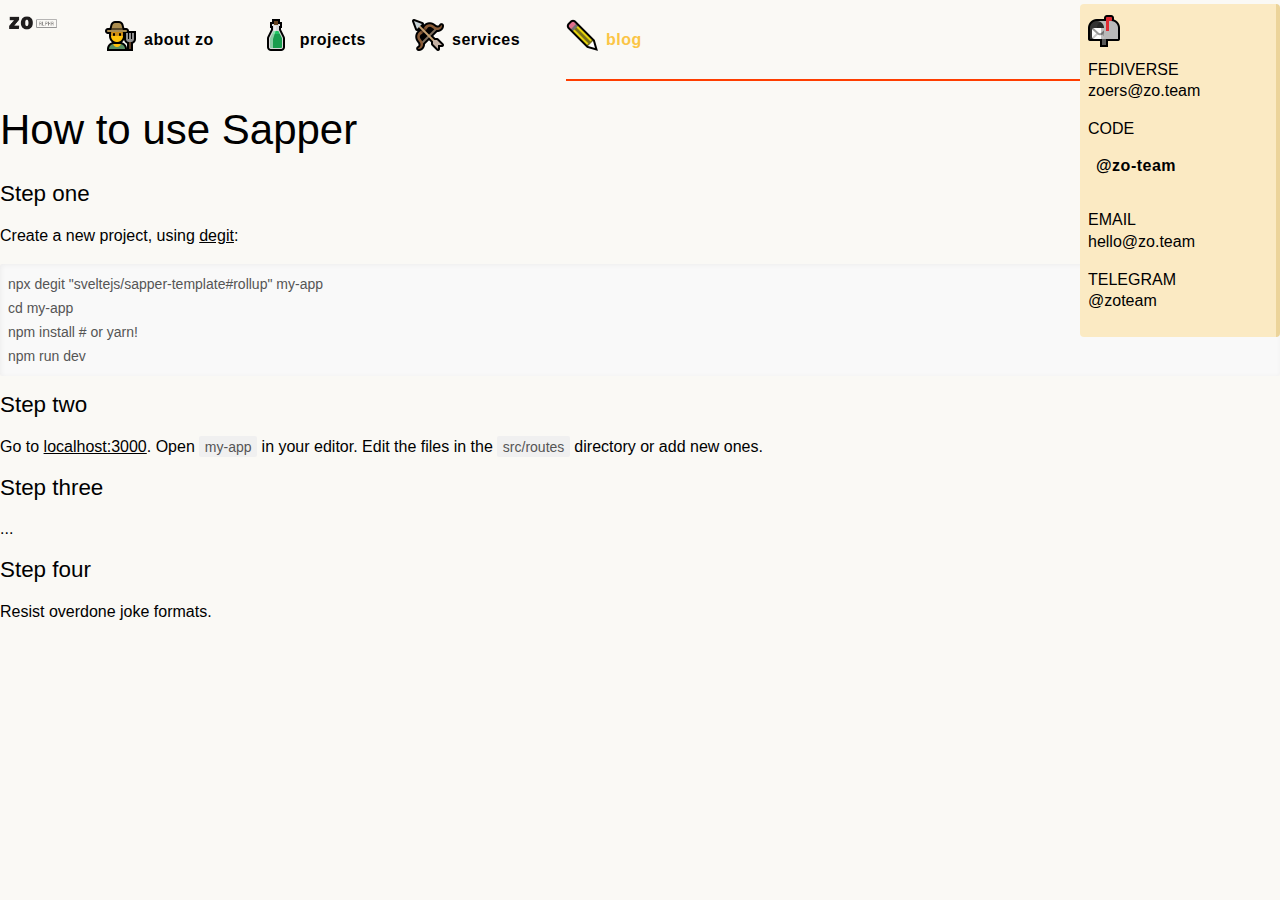
<file: blog/how-to-use-sapper/index.html>
<!doctype html> <head> <meta charset=utf-8> <meta content="width=device-width,initial-scale=1" name=viewport> <meta content=#333333 name=theme-color> <base href=/ > <link href=global.css rel=stylesheet> <link href=manifest.json rel=manifest> <link href=favicon.png rel=icon type=image/png> <link href="https://fonts.googleapis.com/css?family=Boogaloo&display=swap" rel=stylesheet> <link href="https://fonts.googleapis.com/css?family=Fira+Sans:400,500,700,900&display=swap" rel=stylesheet> <link href=client/main.1859973810.css rel=stylesheet><link href=client/[slug].91de097d.css rel=stylesheet> <noscript id=sapper-head-start></noscript><title>How to use Sapper</title><noscript id=sapper-head-end></noscript> </head> <body> <div id=sapper> <nav class=svelte-1loqx05> <ul class=svelte-1loqx05> <li class=svelte-1loqx05><a href=. class="svelte-1loqx05 logo"><img alt="zo logo" class=svelte-1loqx05 src=logo.png></a></li> <li class=svelte-1loqx05> <a href=about class=svelte-1loqx05> <span class="svelte-1loqx05 icon"><img alt=about class=svelte-1loqx05 src=farmer.png></span>about zo</a> </li> <li class=svelte-1loqx05> <a href=projects class=svelte-1loqx05> <span class="svelte-1loqx05 icon"><img alt=projects class=svelte-1loqx05 src=potion.png></span>projects</a> </li> <li class=svelte-1loqx05> <a href=services class=svelte-1loqx05> <span class="svelte-1loqx05 icon"><img alt=services class=svelte-1loqx05 src=arrow.png></span>services</a> </li> <li class=svelte-1loqx05> <a href=blog class="svelte-1loqx05 selected" rel=prefetch> <span class="svelte-1loqx05 icon"><img alt=blog class=svelte-1loqx05 src=pencil.png></span>blog</a> </li> </ul> <div class="svelte-1loqx05 contacts"> <span class="svelte-1loqx05 icon"><img alt=contacts class=svelte-1loqx05 src=mailbox.png></span> <ul class=svelte-1loqx05> <li class=svelte-1loqx05><h5 class=svelte-1loqx05>Fediverse</h5> <b>zoers@zo.team</b></li> <li class=svelte-1loqx05> <h5 class=svelte-1loqx05>code</h5> <b><a href=https://gitlab.com/zo-team class=svelte-1loqx05>@zo-team</a></b> </li> <li class=svelte-1loqx05><h5 class=svelte-1loqx05>email</h5> <b>hello@zo.team</b></li> <li class=svelte-1loqx05><h5 class=svelte-1loqx05>telegram</h5> <b>@zoteam</b></li> </ul> </div> </nav> <main class=svelte-92lrbf> <h1>How to use Sapper</h1> <div class="content svelte-gnxal1"> <h2>Step one</h2> <p>Create a new project, using <a href=https://github.com/Rich-Harris/degit>degit</a>:</p> <pre><code>npx degit "sveltejs/sapper-template#rollup" my-app
cd my-app
npm install # or yarn!
npm run dev
</code></pre> <h2>Step two</h2> <p>Go to <a href=http://localhost:3000>localhost:3000</a>. Open <code>my-app</code> in your editor. Edit the files in the <code>src/routes</code> directory or add new ones.</p> <h2>Step three</h2> <p>...</p> <h2>Step four</h2> <p>Resist overdone joke formats.</p> </div> </main></div> <script>__SAPPER__={baseUrl:"",preloaded:[void 0,null,{post:{title:"How to use Sapper",slug:"how-to-use-sapper",html:"\n\u003Ch2\u003EStep one\u003C\u002Fh2\u003E\n\u003Cp\u003ECreate a new project, using \u003Ca href='https:\u002F\u002Fgithub.com\u002FRich-Harris\u002Fdegit'\u003Edegit\u003C\u002Fa\u003E:\u003C\u002Fp\u003E\n\n\u003Cpre\u003E\u003Ccode\u003Enpx degit \"sveltejs\u002Fsapper-template#rollup\" my-app\ncd my-app\nnpm install # or yarn!\nnpm run dev\n\u003C\u002Fcode\u003E\u003C\u002Fpre\u003E\n\n\u003Ch2\u003EStep two\u003C\u002Fh2\u003E\n\u003Cp\u003EGo to \u003Ca href='http:\u002F\u002Flocalhost:3000'\u003Elocalhost:3000\u003C\u002Fa\u003E. Open \u003Ccode\u003Emy-app\u003C\u002Fcode\u003E in your editor. Edit the files in the \u003Ccode\u003Esrc\u002Froutes\u003C\u002Fcode\u003E directory or add new ones.\u003C\u002Fp\u003E\n\n\u003Ch2\u003EStep three\u003C\u002Fh2\u003E\n\u003Cp\u003E...\u003C\u002Fp\u003E\n\n\u003Ch2\u003EStep four\u003C\u002Fh2\u003E\n\u003Cp\u003EResist overdone joke formats.\u003C\u002Fp\u003E\n\t\t"}}]};if('serviceWorker' in navigator)navigator.serviceWorker.register('/service-worker.js');(function(){try{eval("async function x(){}");var main="/client/client.d5004e6f.js"}catch(e){main="/client/legacy/client.b294ee04.js"};var s=document.createElement("script");try{new Function("if(0)import('')")();s.src=main;s.type="module";s.crossOrigin="use-credentials";}catch(e){s.src="/client/shimport@1.0.1.js";s.setAttribute("data-main",main);}document.head.appendChild(s);}());</script>
</file>
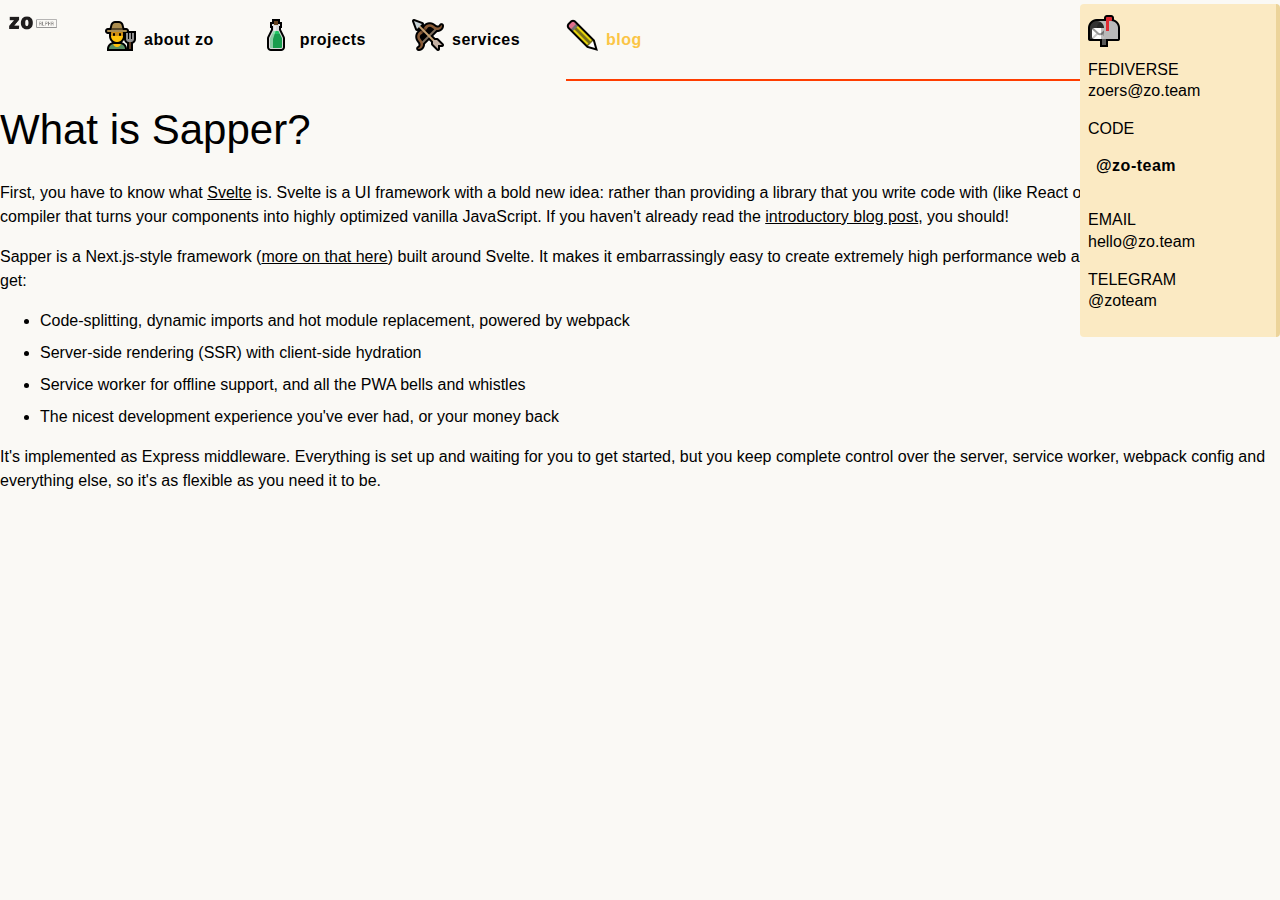
<file: blog/what-is-sapper/index.html>
<!doctype html> <head> <meta charset=utf-8> <meta content="width=device-width,initial-scale=1" name=viewport> <meta content=#333333 name=theme-color> <base href=/ > <link href=global.css rel=stylesheet> <link href=manifest.json rel=manifest> <link href=favicon.png rel=icon type=image/png> <link href="https://fonts.googleapis.com/css?family=Boogaloo&display=swap" rel=stylesheet> <link href="https://fonts.googleapis.com/css?family=Fira+Sans:400,500,700,900&display=swap" rel=stylesheet> <link href=client/main.1859973810.css rel=stylesheet><link href=client/[slug].91de097d.css rel=stylesheet> <noscript id=sapper-head-start></noscript><title>What is Sapper?</title><noscript id=sapper-head-end></noscript> </head> <body> <div id=sapper> <nav class=svelte-1loqx05> <ul class=svelte-1loqx05> <li class=svelte-1loqx05><a href=. class="svelte-1loqx05 logo"><img alt="zo logo" class=svelte-1loqx05 src=logo.png></a></li> <li class=svelte-1loqx05> <a href=about class=svelte-1loqx05> <span class="svelte-1loqx05 icon"><img alt=about class=svelte-1loqx05 src=farmer.png></span>about zo</a> </li> <li class=svelte-1loqx05> <a href=projects class=svelte-1loqx05> <span class="svelte-1loqx05 icon"><img alt=projects class=svelte-1loqx05 src=potion.png></span>projects</a> </li> <li class=svelte-1loqx05> <a href=services class=svelte-1loqx05> <span class="svelte-1loqx05 icon"><img alt=services class=svelte-1loqx05 src=arrow.png></span>services</a> </li> <li class=svelte-1loqx05> <a href=blog class="svelte-1loqx05 selected" rel=prefetch> <span class="svelte-1loqx05 icon"><img alt=blog class=svelte-1loqx05 src=pencil.png></span>blog</a> </li> </ul> <div class="svelte-1loqx05 contacts"> <span class="svelte-1loqx05 icon"><img alt=contacts class=svelte-1loqx05 src=mailbox.png></span> <ul class=svelte-1loqx05> <li class=svelte-1loqx05><h5 class=svelte-1loqx05>Fediverse</h5> <b>zoers@zo.team</b></li> <li class=svelte-1loqx05> <h5 class=svelte-1loqx05>code</h5> <b><a href=https://gitlab.com/zo-team class=svelte-1loqx05>@zo-team</a></b> </li> <li class=svelte-1loqx05><h5 class=svelte-1loqx05>email</h5> <b>hello@zo.team</b></li> <li class=svelte-1loqx05><h5 class=svelte-1loqx05>telegram</h5> <b>@zoteam</b></li> </ul> </div> </nav> <main class=svelte-92lrbf> <h1>What is Sapper?</h1> <div class="content svelte-gnxal1"> <p>First, you have to know what <a href=https://svelte.dev>Svelte</a> is. Svelte is a UI framework with a bold new idea: rather than providing a library that you write code with (like React or Vue, for example), it's a compiler that turns your components into highly optimized vanilla JavaScript. If you haven't already read the <a href=https://svelte.dev/blog/frameworks-without-the-framework>introductory blog post</a>, you should!</p> <p>Sapper is a Next.js-style framework (<a href=blog/how-is-sapper-different-from-next>more on that here</a>) built around Svelte. It makes it embarrassingly easy to create extremely high performance web apps. Out of the box, you get:</p> <ul> <li>Code-splitting, dynamic imports and hot module replacement, powered by webpack</li> <li>Server-side rendering (SSR) with client-side hydration</li> <li>Service worker for offline support, and all the PWA bells and whistles</li> <li>The nicest development experience you've ever had, or your money back</li> </ul> <p>It's implemented as Express middleware. Everything is set up and waiting for you to get started, but you keep complete control over the server, service worker, webpack config and everything else, so it's as flexible as you need it to be.</p> </div> </main></div> <script>__SAPPER__={baseUrl:"",preloaded:[void 0,null,{post:{title:"What is Sapper?",slug:"what-is-sapper",html:"\n\u003Cp\u003EFirst, you have to know what \u003Ca href='https:\u002F\u002Fsvelte.dev'\u003ESvelte\u003C\u002Fa\u003E is. Svelte is a UI framework with a bold new idea: rather than providing a library that you write code with (like React or Vue, for example), it's a compiler that turns your components into highly optimized vanilla JavaScript. If you haven't already read the \u003Ca href='https:\u002F\u002Fsvelte.dev\u002Fblog\u002Fframeworks-without-the-framework'\u003Eintroductory blog post\u003C\u002Fa\u003E, you should!\u003C\u002Fp\u003E\n\n\u003Cp\u003ESapper is a Next.js-style framework (\u003Ca href='blog\u002Fhow-is-sapper-different-from-next'\u003Emore on that here\u003C\u002Fa\u003E) built around Svelte. It makes it embarrassingly easy to create extremely high performance web apps. Out of the box, you get:\u003C\u002Fp\u003E\n\n\u003Cul\u003E\n\t\u003Cli\u003ECode-splitting, dynamic imports and hot module replacement, powered by webpack\u003C\u002Fli\u003E\n\t\u003Cli\u003EServer-side rendering (SSR) with client-side hydration\u003C\u002Fli\u003E\n\t\u003Cli\u003EService worker for offline support, and all the PWA bells and whistles\u003C\u002Fli\u003E\n\t\u003Cli\u003EThe nicest development experience you've ever had, or your money back\u003C\u002Fli\u003E\n\u003C\u002Ful\u003E\n\n\u003Cp\u003EIt's implemented as Express middleware. Everything is set up and waiting for you to get started, but you keep complete control over the server, service worker, webpack config and everything else, so it's as flexible as you need it to be.\u003C\u002Fp\u003E\n\t\t"}}]};if('serviceWorker' in navigator)navigator.serviceWorker.register('/service-worker.js');(function(){try{eval("async function x(){}");var main="/client/client.d5004e6f.js"}catch(e){main="/client/legacy/client.b294ee04.js"};var s=document.createElement("script");try{new Function("if(0)import('')")();s.src=main;s.type="module";s.crossOrigin="use-credentials";}catch(e){s.src="/client/shimport@1.0.1.js";s.setAttribute("data-main",main);}document.head.appendChild(s);}());</script>
</file>
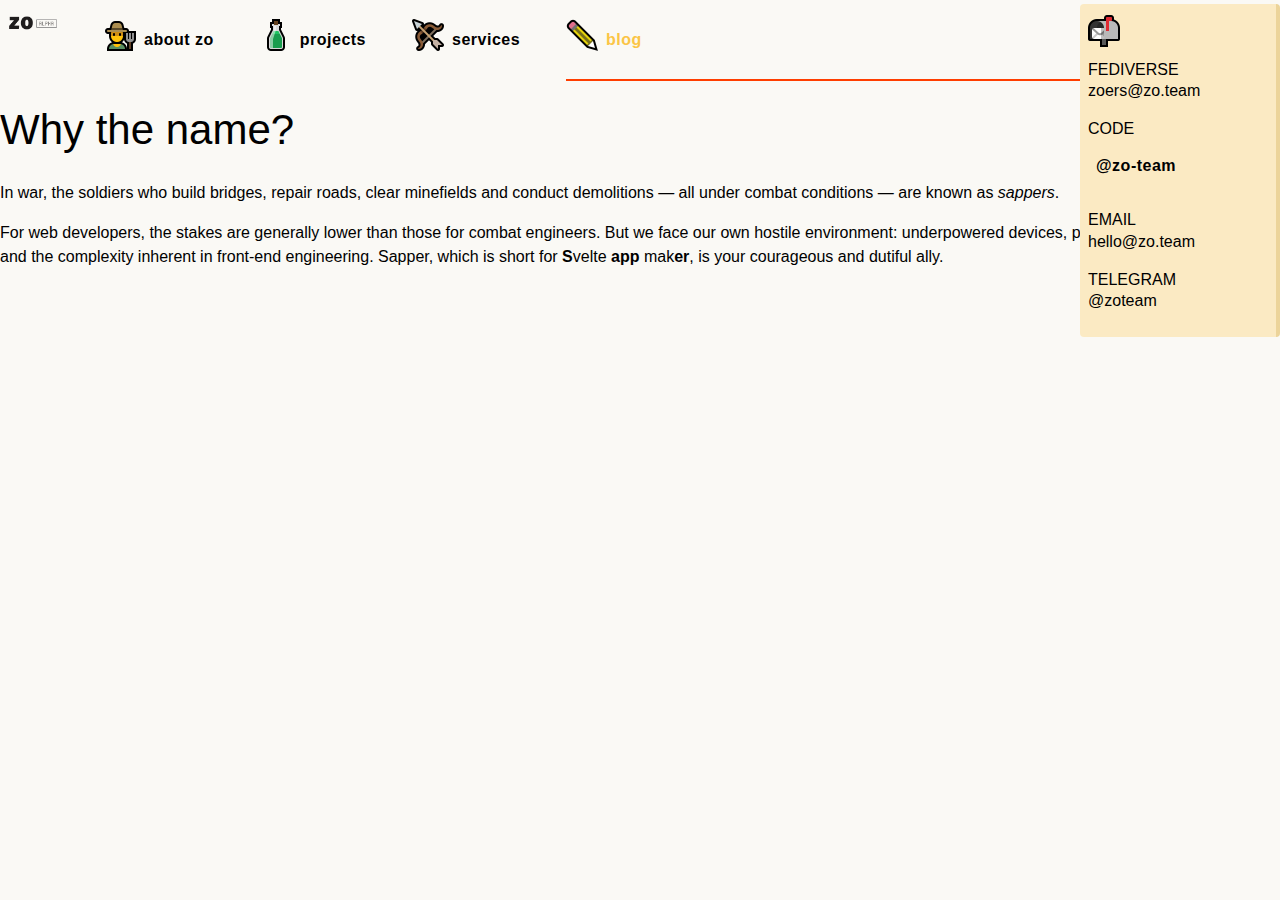
<file: blog/why-the-name/index.html>
<!doctype html> <head> <meta charset=utf-8> <meta content="width=device-width,initial-scale=1" name=viewport> <meta content=#333333 name=theme-color> <base href=/ > <link href=global.css rel=stylesheet> <link href=manifest.json rel=manifest> <link href=favicon.png rel=icon type=image/png> <link href="https://fonts.googleapis.com/css?family=Boogaloo&display=swap" rel=stylesheet> <link href="https://fonts.googleapis.com/css?family=Fira+Sans:400,500,700,900&display=swap" rel=stylesheet> <link href=client/main.1859973810.css rel=stylesheet><link href=client/[slug].91de097d.css rel=stylesheet> <noscript id=sapper-head-start></noscript><title>Why the name?</title><noscript id=sapper-head-end></noscript> </head> <body> <div id=sapper> <nav class=svelte-1loqx05> <ul class=svelte-1loqx05> <li class=svelte-1loqx05><a class="svelte-1loqx05 logo" href=.><img alt="zo logo" class=svelte-1loqx05 src=logo.png></a></li> <li class=svelte-1loqx05> <a class=svelte-1loqx05 href=about> <span class="svelte-1loqx05 icon"><img alt=about class=svelte-1loqx05 src=farmer.png></span>about zo</a> </li> <li class=svelte-1loqx05> <a class=svelte-1loqx05 href=projects> <span class="svelte-1loqx05 icon"><img alt=projects class=svelte-1loqx05 src=potion.png></span>projects</a> </li> <li class=svelte-1loqx05> <a class=svelte-1loqx05 href=services> <span class="svelte-1loqx05 icon"><img alt=services class=svelte-1loqx05 src=arrow.png></span>services</a> </li> <li class=svelte-1loqx05> <a class="svelte-1loqx05 selected" href=blog rel=prefetch> <span class="svelte-1loqx05 icon"><img alt=blog class=svelte-1loqx05 src=pencil.png></span>blog</a> </li> </ul> <div class="svelte-1loqx05 contacts"> <span class="svelte-1loqx05 icon"><img alt=contacts class=svelte-1loqx05 src=mailbox.png></span> <ul class=svelte-1loqx05> <li class=svelte-1loqx05><h5 class=svelte-1loqx05>Fediverse</h5> <b>zoers@zo.team</b></li> <li class=svelte-1loqx05> <h5 class=svelte-1loqx05>code</h5> <b><a class=svelte-1loqx05 href=https://gitlab.com/zo-team>@zo-team</a></b> </li> <li class=svelte-1loqx05><h5 class=svelte-1loqx05>email</h5> <b>hello@zo.team</b></li> <li class=svelte-1loqx05><h5 class=svelte-1loqx05>telegram</h5> <b>@zoteam</b></li> </ul> </div> </nav> <main class=svelte-92lrbf> <h1>Why the name?</h1> <div class="content svelte-gnxal1"> <p>In war, the soldiers who build bridges, repair roads, clear minefields and conduct demolitions — all under combat conditions — are known as <em>sappers</em>.</p> <p>For web developers, the stakes are generally lower than those for combat engineers. But we face our own hostile environment: underpowered devices, poor network connections, and the complexity inherent in front-end engineering. Sapper, which is short for <strong>S</strong>velte <strong>app</strong> mak<strong>er</strong>, is your courageous and dutiful ally.</p> </div> </main></div> <script>__SAPPER__={baseUrl:"",preloaded:[void 0,null,{post:{title:"Why the name?",slug:"why-the-name",html:"\n\u003Cp\u003EIn war, the soldiers who build bridges, repair roads, clear minefields and conduct demolitions — all under combat conditions — are known as \u003Cem\u003Esappers\u003C\u002Fem\u003E.\u003C\u002Fp\u003E\n\n\u003Cp\u003EFor web developers, the stakes are generally lower than those for combat engineers. But we face our own hostile environment: underpowered devices, poor network connections, and the complexity inherent in front-end engineering. Sapper, which is short for \u003Cstrong\u003ES\u003C\u002Fstrong\u003Evelte \u003Cstrong\u003Eapp\u003C\u002Fstrong\u003E mak\u003Cstrong\u003Eer\u003C\u002Fstrong\u003E, is your courageous and dutiful ally.\u003C\u002Fp\u003E\n\t\t"}}]};if('serviceWorker' in navigator)navigator.serviceWorker.register('/service-worker.js');(function(){try{eval("async function x(){}");var main="/client/client.d5004e6f.js"}catch(e){main="/client/legacy/client.b294ee04.js"};var s=document.createElement("script");try{new Function("if(0)import('')")();s.src=main;s.type="module";s.crossOrigin="use-credentials";}catch(e){s.src="/client/shimport@1.0.1.js";s.setAttribute("data-main",main);}document.head.appendChild(s);}());</script>
</file>
